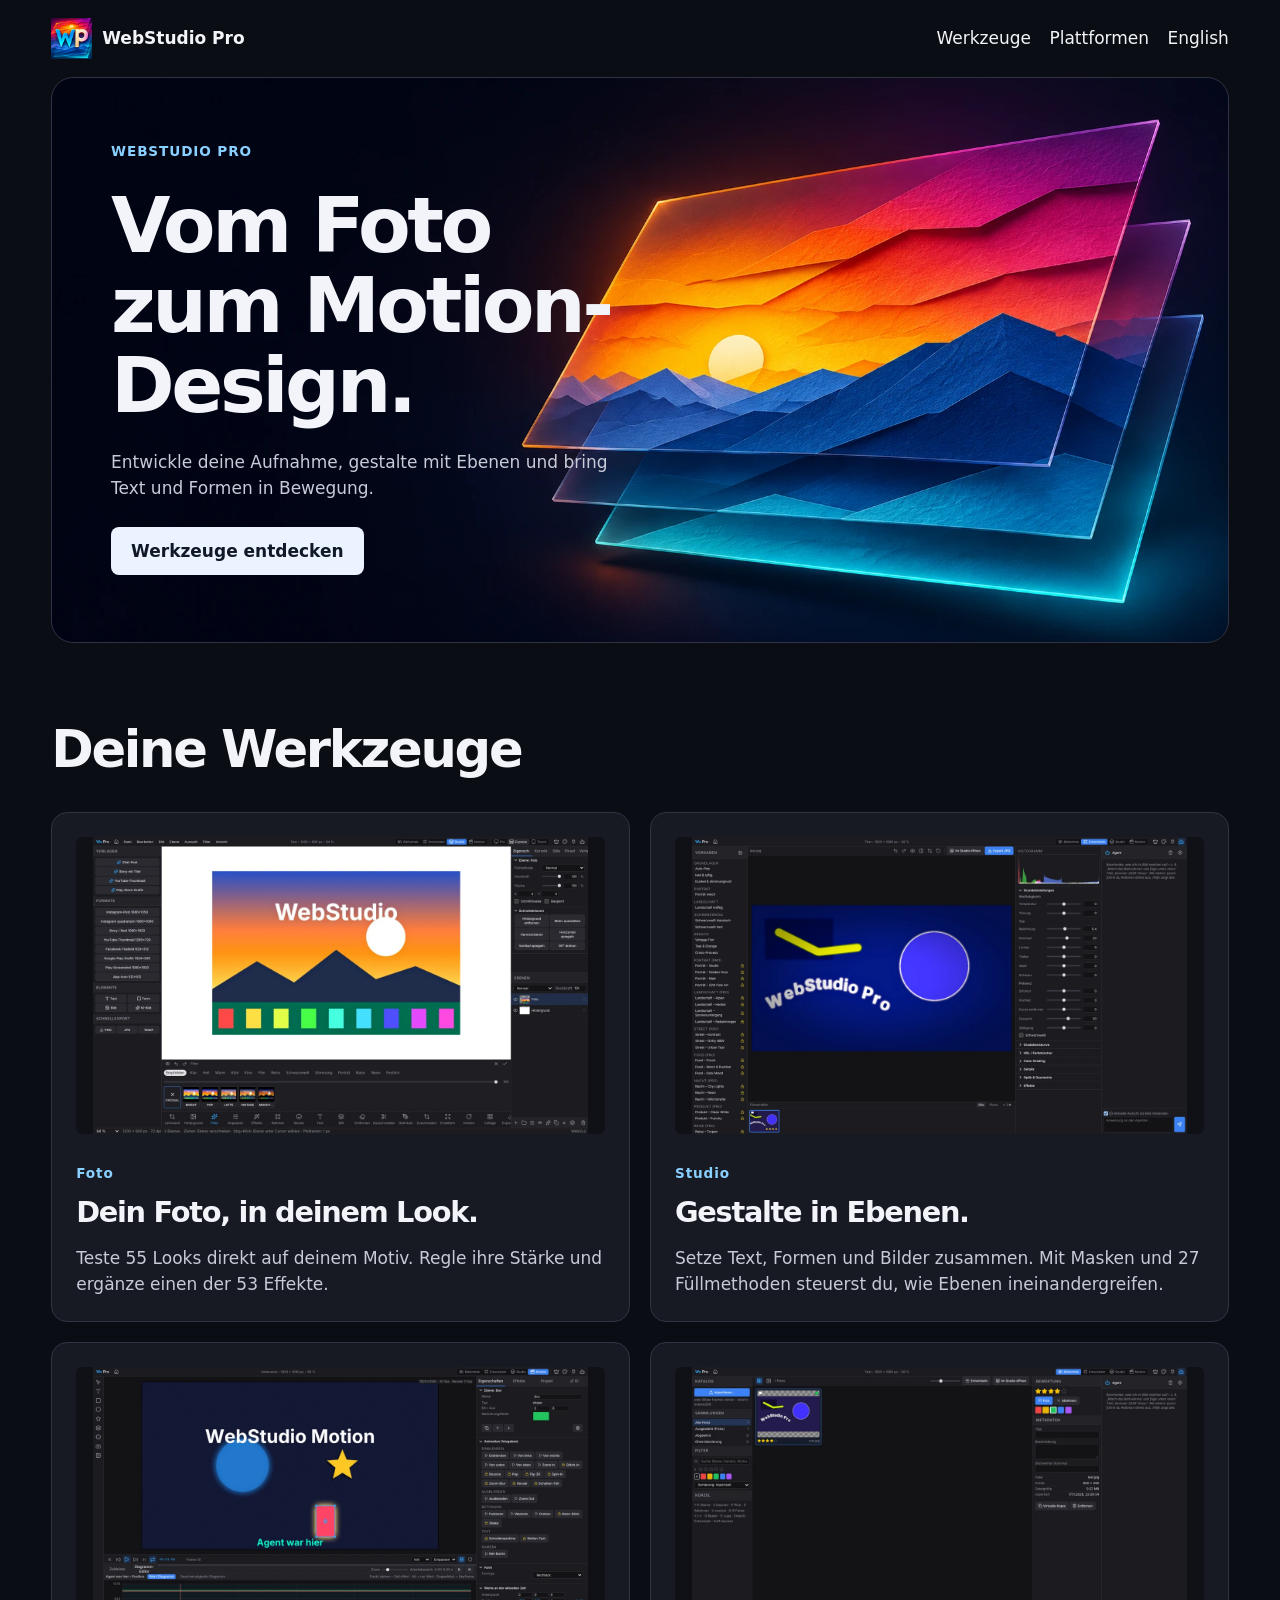
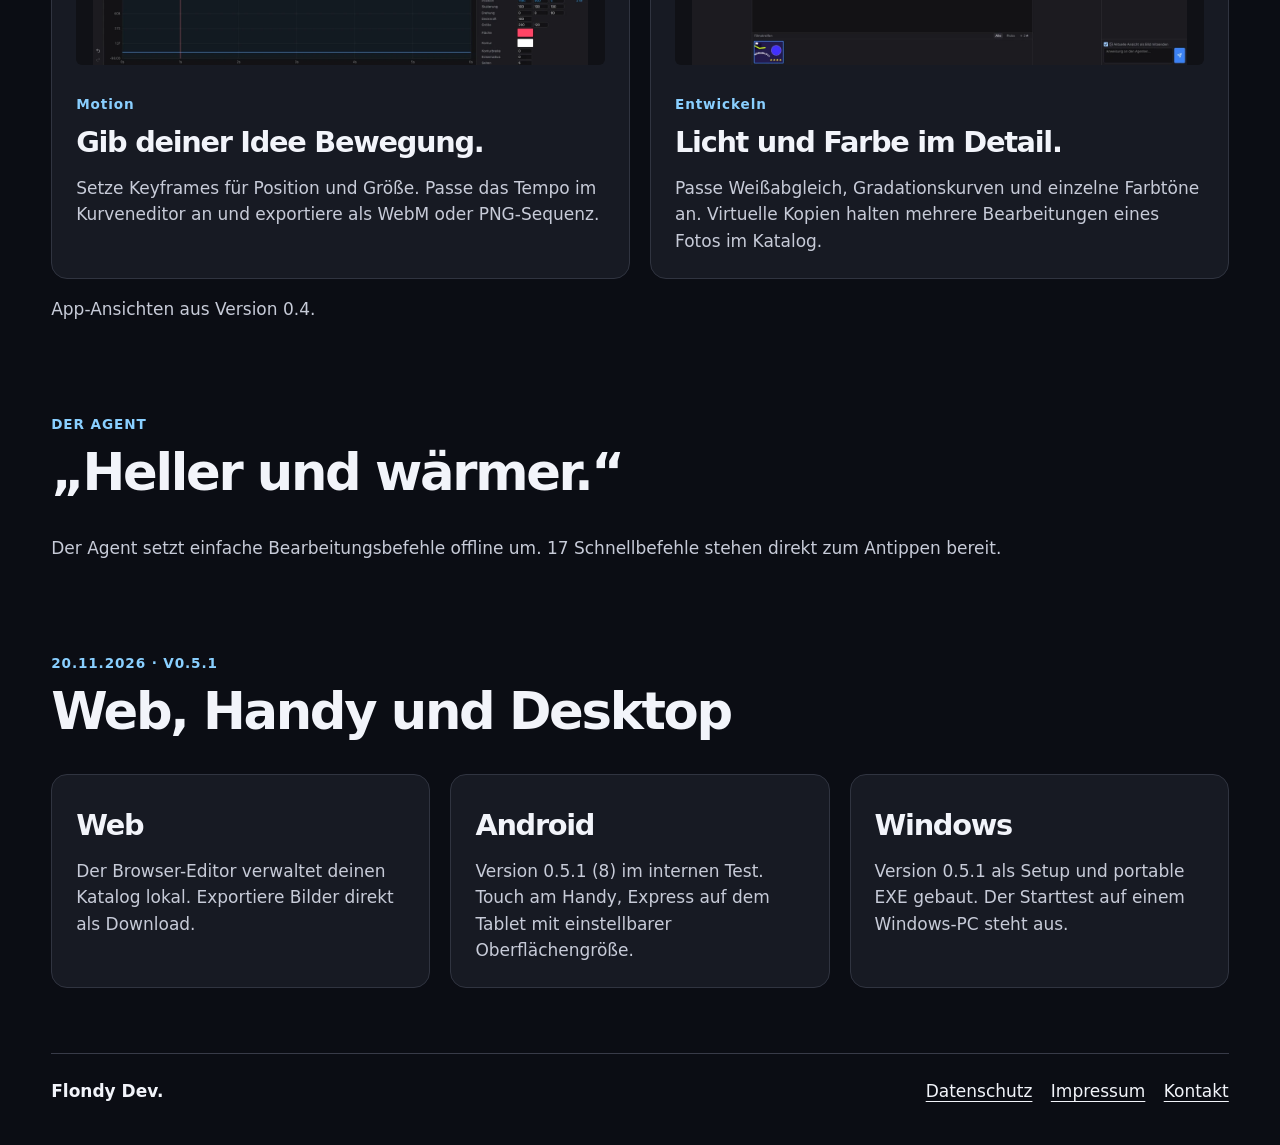
<file: index.html>
<!doctype html><html lang="de"><meta charset="utf-8"><meta name="viewport" content="width=device-width,initial-scale=1"><title>Foto, Design und Motion · WebStudio Pro</title><link rel="icon" href="assets/icon.png"><link rel="stylesheet" href="style.css"><header><a class="brand" href="index.html"><img src="assets/icon.png" alt="">WebStudio Pro</a><nav><a class="navsec" href="index.html#modules">Werkzeuge</a><a class="navsec" href="index.html#platforms">Plattformen</a><a href="en.html" lang="en">English</a></nav></header><main class="wrap"><section class="hero"><div><span class="tag">WEBSTUDIO PRO</span><h1>Vom Foto zum Motion-Design.</h1><p>Entwickle deine Aufnahme, gestalte mit Ebenen und bring Text und Formen in Bewegung.</p><a class="cta" href="#modules">Werkzeuge entdecken</a></div></section><section class="section" id="modules"><h2>Deine Werkzeuge</h2><div class="grid"><article class="card"><img loading="lazy" src="assets/module20.webp" alt="Foto · WebStudio Pro 0.4"><span class="tag">Foto</span><h3>Dein Foto, in deinem Look.</h3><p>Teste 55 Looks direkt auf deinem Motiv. Regle ihre Stärke und ergänze einen der 53 Effekte.</p></article><article class="card"><img loading="lazy" src="assets/module24.webp" alt="Studio · WebStudio Pro 0.4"><span class="tag">Studio</span><h3>Gestalte in Ebenen.</h3><p>Setze Text, Formen und Bilder zusammen. Mit Masken und 27 Füllmethoden steuerst du, wie Ebenen ineinandergreifen.</p></article><article class="card"><img loading="lazy" src="assets/module29.webp" alt="Motion · WebStudio Pro 0.4"><span class="tag">Motion</span><h3>Gib deiner Idee Bewegung.</h3><p>Setze Keyframes für Position und Größe. Passe das Tempo im Kurveneditor an und exportiere als WebM oder PNG-Sequenz.</p></article><article class="card"><img loading="lazy" src="assets/module23.webp" alt="Entwickeln · WebStudio Pro 0.4"><span class="tag">Entwickeln</span><h3>Licht und Farbe im Detail.</h3><p>Passe Weißabgleich, Gradationskurven und einzelne Farbtöne an. Virtuelle Kopien halten mehrere Bearbeitungen eines Fotos im Katalog.</p></article></div><p>App-Ansichten aus Version 0.4.</p></section><section class="section"><span class="tag">DER AGENT</span><h2>„Heller und wärmer.“</h2><p>Der Agent setzt einfache Bearbeitungsbefehle offline um. 17 Schnellbefehle stehen direkt zum Antippen bereit.</p></section><section class="section" id="platforms"><span class="tag">20.11.2026 · V0.5.1</span><h2>Web, Handy und Desktop</h2><div class="platforms"><article><h3>Web</h3><p>Der Browser-Editor verwaltet deinen Katalog lokal. Exportiere Bilder direkt als Download.</p></article><article><h3>Android</h3><p>Version 0.5.1 (8) im internen Test. Touch am Handy, Express auf dem Tablet mit einstellbarer Oberflächengröße.</p></article><article><h3>Windows</h3><p>Version 0.5.1 als Setup und portable EXE gebaut. Der Starttest auf einem Windows-PC steht aus.</p></article></div></section></main><footer><span class="brand">Flondy Dev.</span><a href="datenschutz.html">Datenschutz</a><a href="https://flondy.github.io/app-store/impressum.html">Impressum</a><a href="mailto:flondy.dev@gmail.com">Kontakt</a></footer></html>
</file>
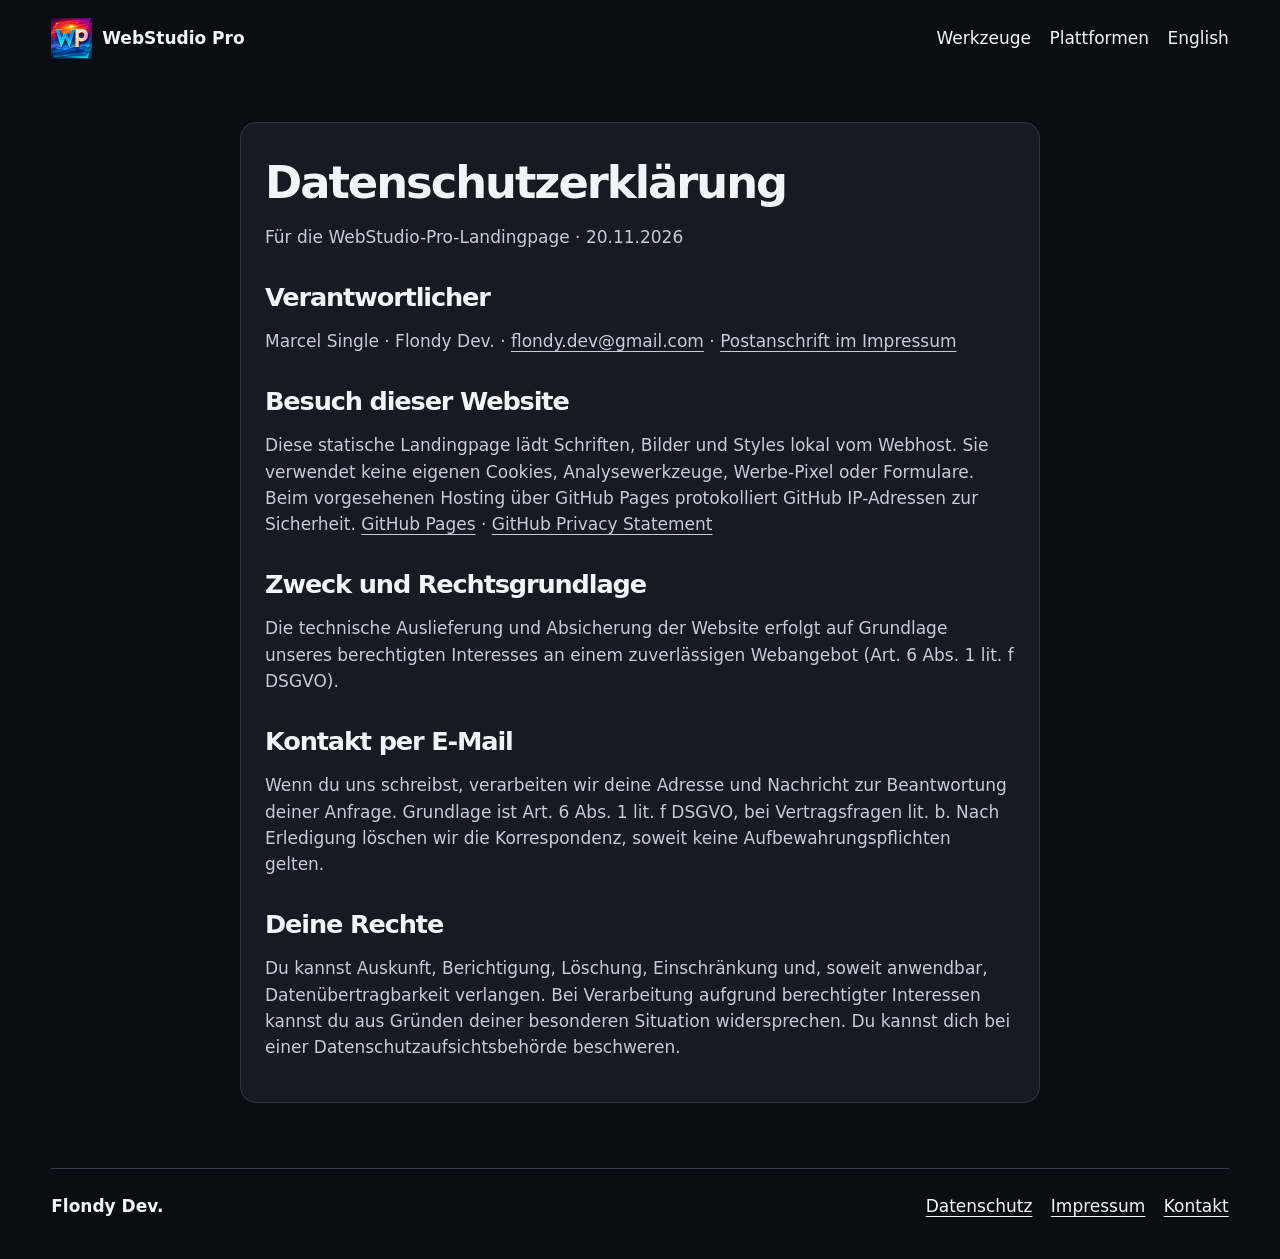
<file: datenschutz.html>
<!doctype html><html lang="de"><meta charset="utf-8"><meta name="viewport" content="width=device-width,initial-scale=1"><title>Datenschutz · WebStudio Pro</title><link rel="icon" href="assets/icon.png"><link rel="stylesheet" href="style.css"><header><a class="brand" href="index.html"><img src="assets/icon.png" alt="">WebStudio Pro</a><nav><a class="navsec" href="index.html#modules">Werkzeuge</a><a class="navsec" href="index.html#platforms">Plattformen</a><a href="privacy.html" lang="en">English</a></nav></header><main class="wrap"><article class="privacy"><h1>Datenschutzerklärung</h1><p>Für die WebStudio-Pro-Landingpage · 20.11.2026</p><h2>Verantwortlicher</h2><p>Marcel Single · Flondy Dev. · <a href="mailto:flondy.dev@gmail.com">flondy.dev@gmail.com</a> · <a href="https://flondy.github.io/app-store/impressum.html">Postanschrift im Impressum</a></p><h2>Besuch dieser Website</h2><p>Diese statische Landingpage lädt Schriften, Bilder und Styles lokal vom Webhost. Sie verwendet keine eigenen Cookies, Analysewerkzeuge, Werbe-Pixel oder Formulare. Beim vorgesehenen Hosting über GitHub Pages protokolliert GitHub IP-Adressen zur Sicherheit. <a href="https://docs.github.com/en/pages/getting-started-with-github-pages/what-is-github-pages">GitHub Pages</a> · <a href="https://docs.github.com/en/site-policy/privacy-policies/github-general-privacy-statement">GitHub Privacy Statement</a></p><h2>Zweck und Rechtsgrundlage</h2><p>Die technische Auslieferung und Absicherung der Website erfolgt auf Grundlage unseres berechtigten Interesses an einem zuverlässigen Webangebot (Art. 6 Abs. 1 lit. f DSGVO).</p><h2>Kontakt per E-Mail</h2><p>Wenn du uns schreibst, verarbeiten wir deine Adresse und Nachricht zur Beantwortung deiner Anfrage. Grundlage ist Art. 6 Abs. 1 lit. f DSGVO, bei Vertragsfragen lit. b. Nach Erledigung löschen wir die Korrespondenz, soweit keine Aufbewahrungspflichten gelten.</p><h2>Deine Rechte</h2><p>Du kannst Auskunft, Berichtigung, Löschung, Einschränkung und, soweit anwendbar, Datenübertragbarkeit verlangen. Bei Verarbeitung aufgrund berechtigter Interessen kannst du aus Gründen deiner besonderen Situation widersprechen. Du kannst dich bei einer Datenschutzaufsichtsbehörde beschweren.</p></article></main><footer><span class="brand">Flondy Dev.</span><a href="datenschutz.html">Datenschutz</a><a href="https://flondy.github.io/app-store/impressum.html">Impressum</a><a href="mailto:flondy.dev@gmail.com">Kontakt</a></footer></html>
</file>
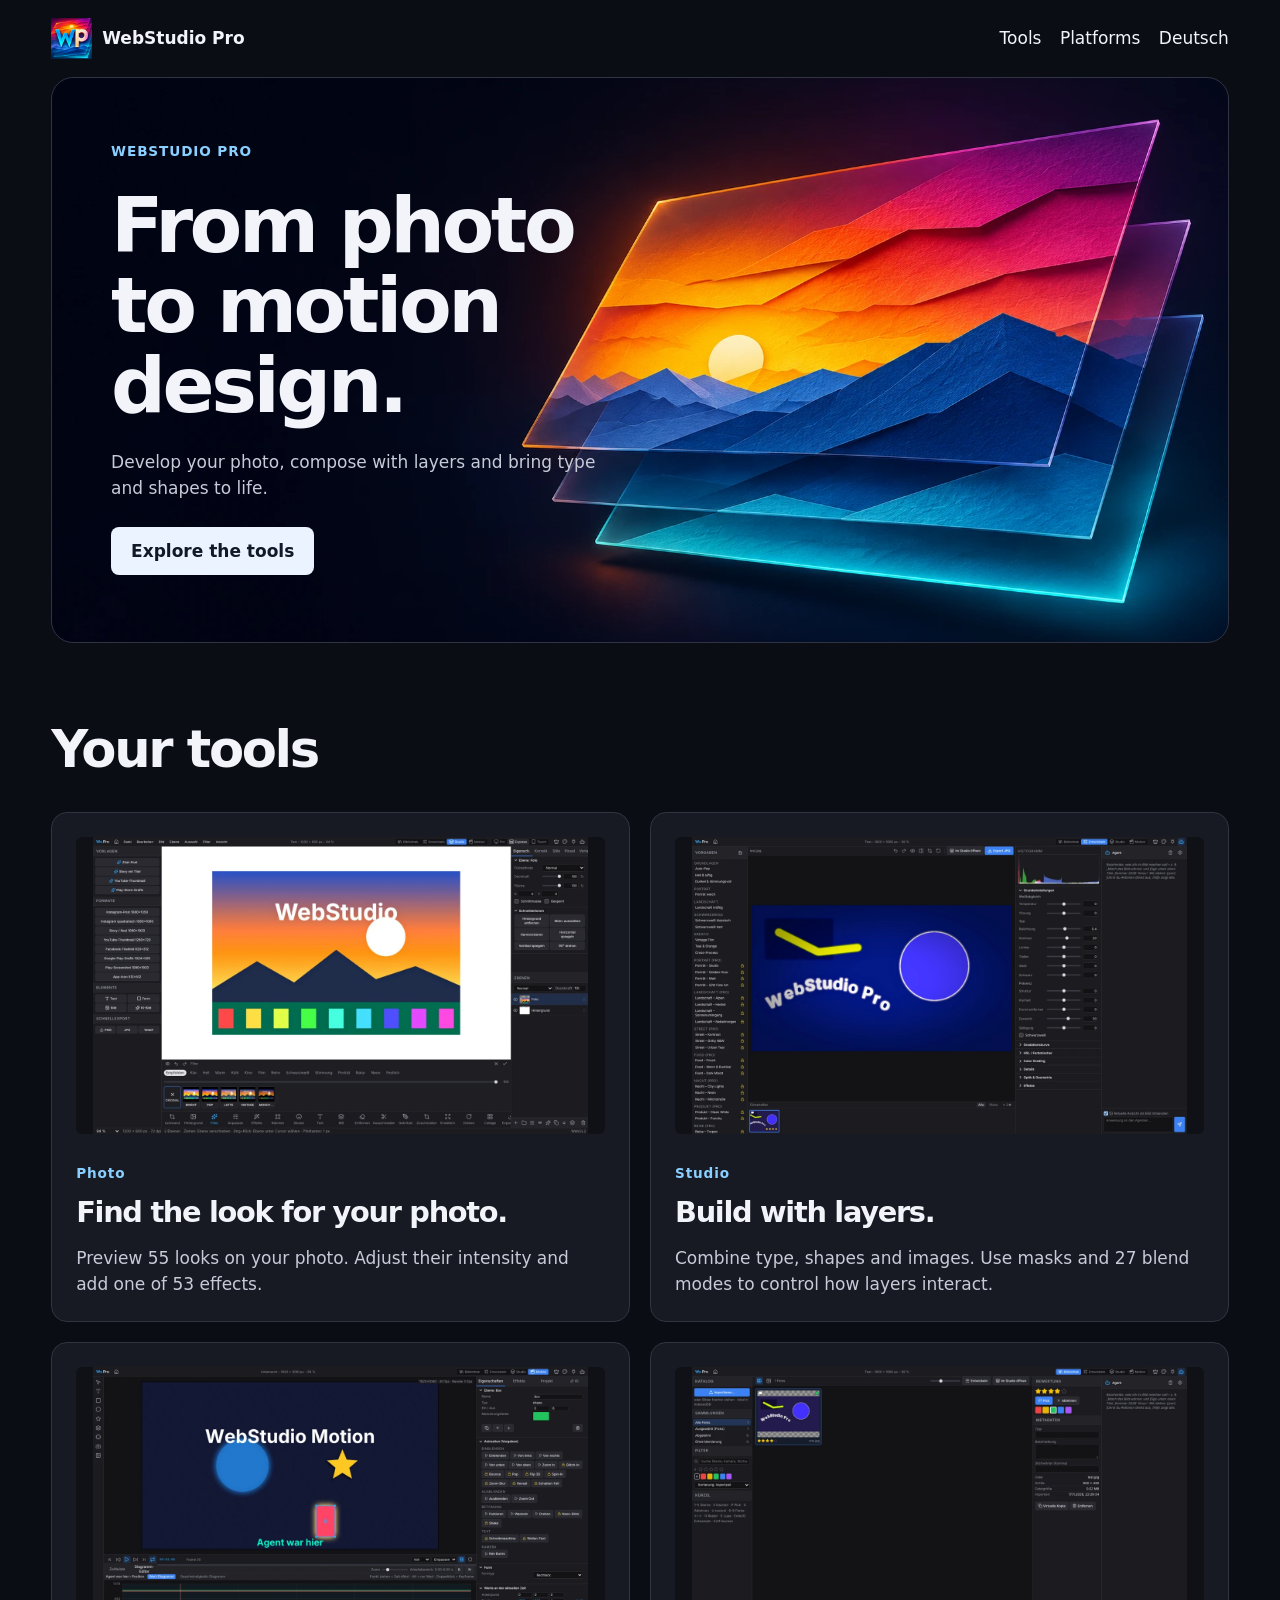
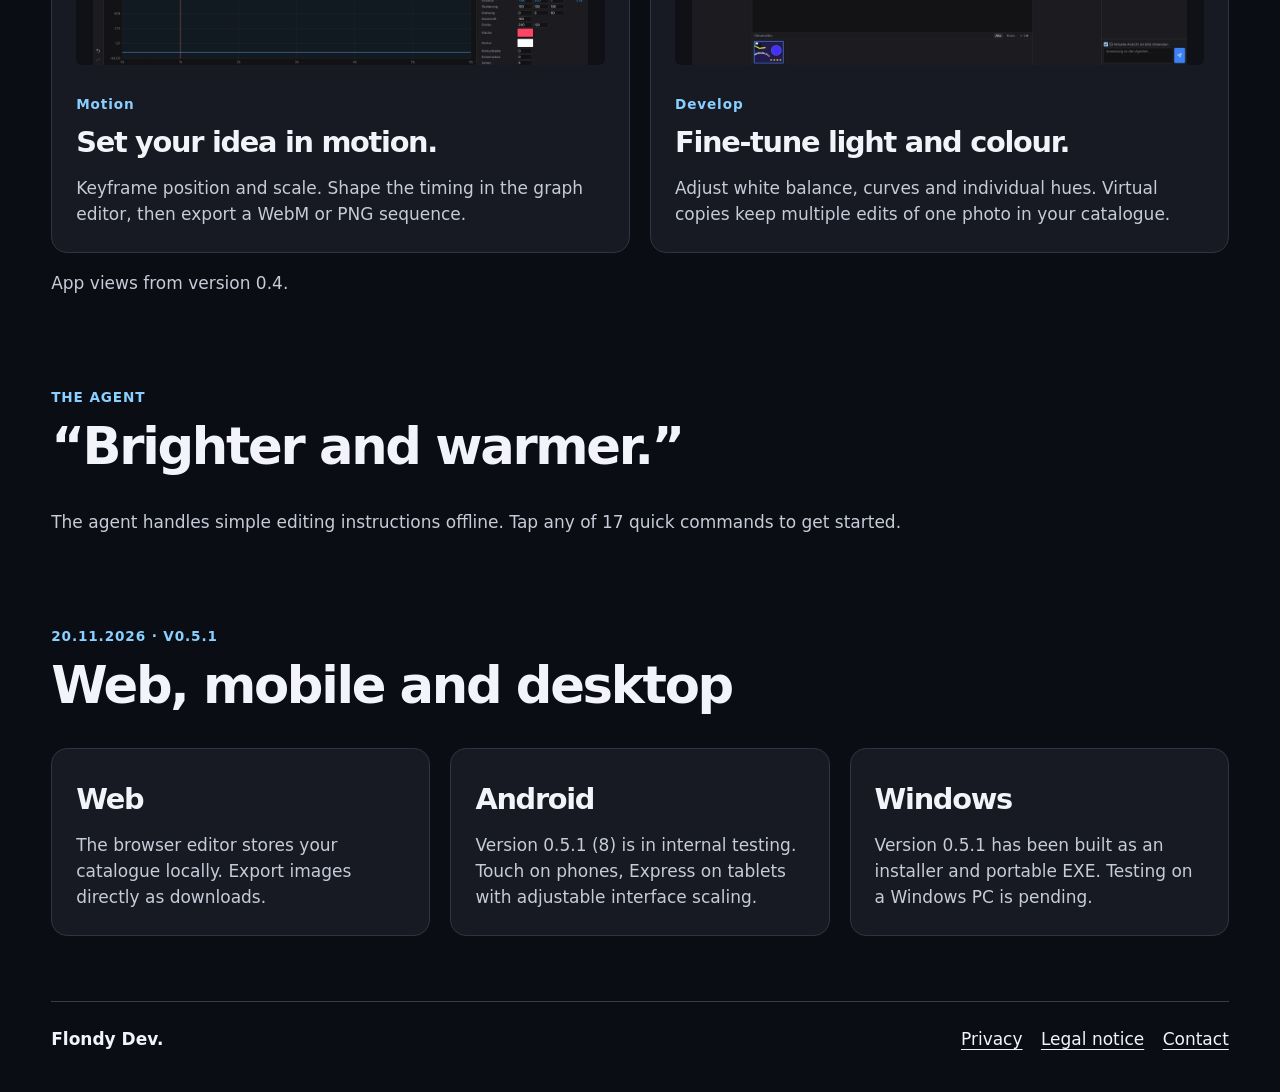
<file: en.html>
<!doctype html><html lang="en"><meta charset="utf-8"><meta name="viewport" content="width=device-width,initial-scale=1"><title>Photo, design and motion · WebStudio Pro</title><link rel="icon" href="assets/icon.png"><link rel="stylesheet" href="style.css"><header><a class="brand" href="en.html"><img src="assets/icon.png" alt="">WebStudio Pro</a><nav><a class="navsec" href="en.html#modules">Tools</a><a class="navsec" href="en.html#platforms">Platforms</a><a href="index.html" lang="de">Deutsch</a></nav></header><main class="wrap"><section class="hero"><div><span class="tag">WEBSTUDIO PRO</span><h1>From photo to motion design.</h1><p>Develop your photo, compose with layers and bring type and shapes to life.</p><a class="cta" href="#modules">Explore the tools</a></div></section><section class="section" id="modules"><h2>Your tools</h2><div class="grid"><article class="card"><img loading="lazy" src="assets/module20.webp" alt="Photo · WebStudio Pro 0.4"><span class="tag">Photo</span><h3>Find the look for your photo.</h3><p>Preview 55 looks on your photo. Adjust their intensity and add one of 53 effects.</p></article><article class="card"><img loading="lazy" src="assets/module24.webp" alt="Studio · WebStudio Pro 0.4"><span class="tag">Studio</span><h3>Build with layers.</h3><p>Combine type, shapes and images. Use masks and 27 blend modes to control how layers interact.</p></article><article class="card"><img loading="lazy" src="assets/module29.webp" alt="Motion · WebStudio Pro 0.4"><span class="tag">Motion</span><h3>Set your idea in motion.</h3><p>Keyframe position and scale. Shape the timing in the graph editor, then export a WebM or PNG sequence.</p></article><article class="card"><img loading="lazy" src="assets/module23.webp" alt="Develop · WebStudio Pro 0.4"><span class="tag">Develop</span><h3>Fine-tune light and colour.</h3><p>Adjust white balance, curves and individual hues. Virtual copies keep multiple edits of one photo in your catalogue.</p></article></div><p>App views from version 0.4.</p></section><section class="section"><span class="tag">THE AGENT</span><h2>“Brighter and warmer.”</h2><p>The agent handles simple editing instructions offline. Tap any of 17 quick commands to get started.</p></section><section class="section" id="platforms"><span class="tag">20.11.2026 · V0.5.1</span><h2>Web, mobile and desktop</h2><div class="platforms"><article><h3>Web</h3><p>The browser editor stores your catalogue locally. Export images directly as downloads.</p></article><article><h3>Android</h3><p>Version 0.5.1 (8) is in internal testing. Touch on phones, Express on tablets with adjustable interface scaling.</p></article><article><h3>Windows</h3><p>Version 0.5.1 has been built as an installer and portable EXE. Testing on a Windows PC is pending.</p></article></div></section></main><footer><span class="brand">Flondy Dev.</span><a href="privacy.html">Privacy</a><a href="https://flondy.github.io/app-store/impressum.html">Legal notice</a><a href="mailto:flondy.dev@gmail.com">Contact</a></footer></html>
</file>
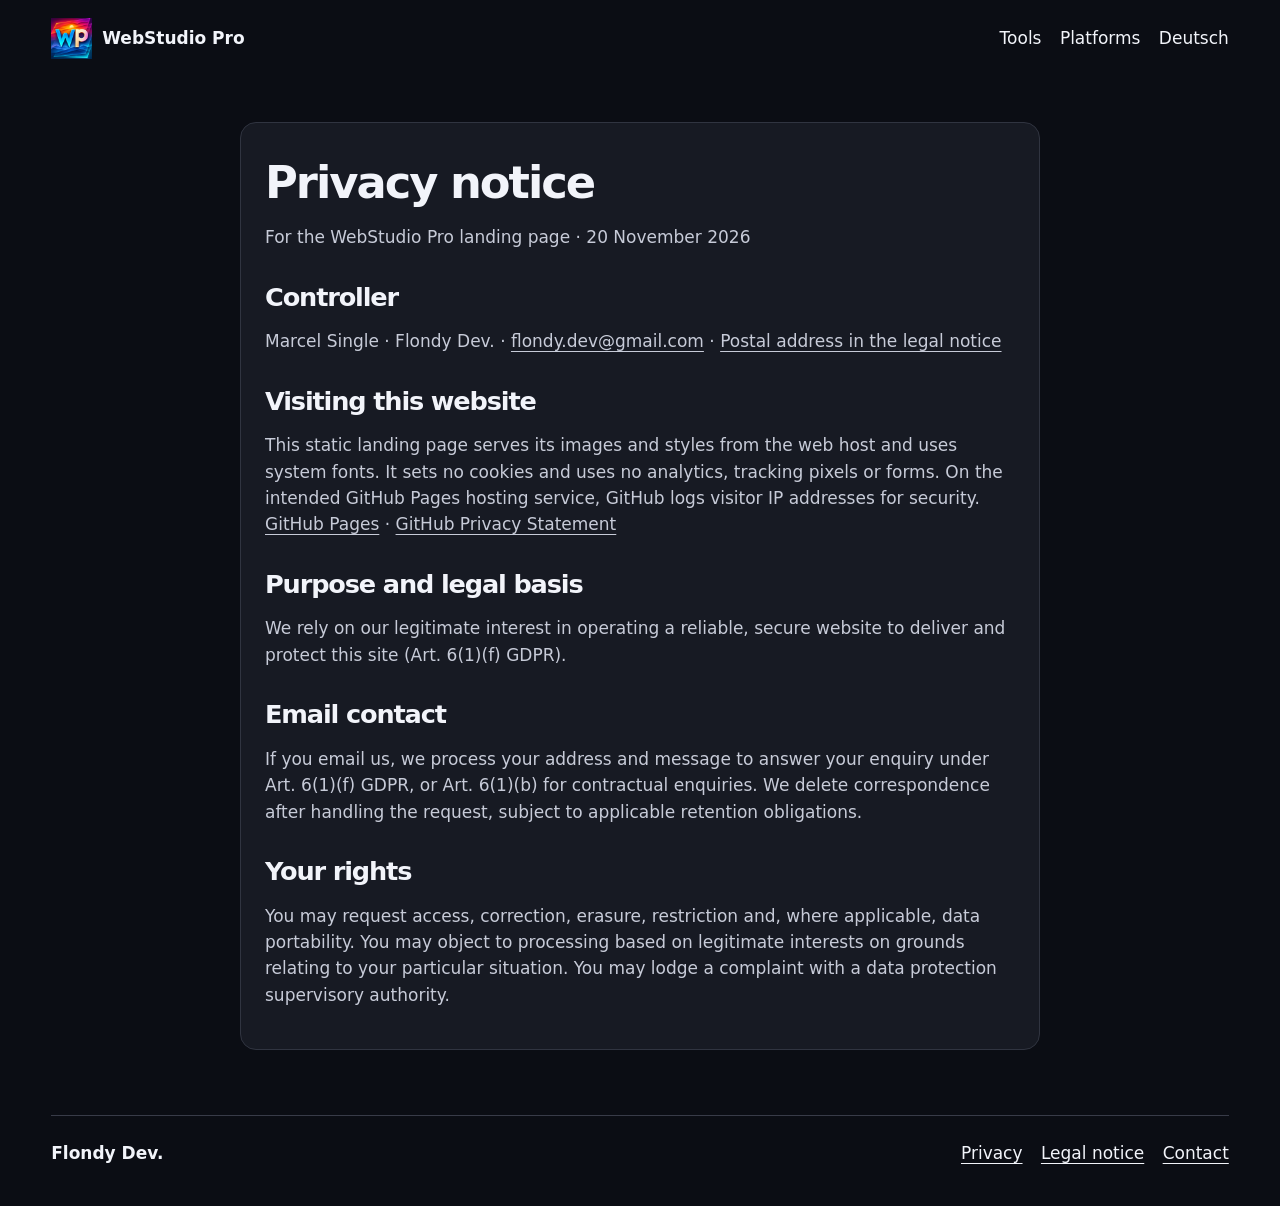
<file: privacy.html>
<!doctype html><html lang="en"><meta charset="utf-8"><meta name="viewport" content="width=device-width,initial-scale=1"><title>Privacy · WebStudio Pro</title><link rel="icon" href="assets/icon.png"><link rel="stylesheet" href="style.css"><header><a class="brand" href="en.html"><img src="assets/icon.png" alt="">WebStudio Pro</a><nav><a class="navsec" href="en.html#modules">Tools</a><a class="navsec" href="en.html#platforms">Platforms</a><a href="datenschutz.html" lang="de">Deutsch</a></nav></header><main class="wrap"><article class="privacy"><h1>Privacy notice</h1><p>For the WebStudio Pro landing page · 20 November 2026</p><h2>Controller</h2><p>Marcel Single · Flondy Dev. · <a href="mailto:flondy.dev@gmail.com">flondy.dev@gmail.com</a> · <a href="https://flondy.github.io/app-store/impressum.html">Postal address in the legal notice</a></p><h2>Visiting this website</h2><p>This static landing page serves its images and styles from the web host and uses system fonts. It sets no cookies and uses no analytics, tracking pixels or forms. On the intended GitHub Pages hosting service, GitHub logs visitor IP addresses for security. <a href="https://docs.github.com/en/pages/getting-started-with-github-pages/what-is-github-pages">GitHub Pages</a> · <a href="https://docs.github.com/en/site-policy/privacy-policies/github-general-privacy-statement">GitHub Privacy Statement</a></p><h2>Purpose and legal basis</h2><p>We rely on our legitimate interest in operating a reliable, secure website to deliver and protect this site (Art. 6(1)(f) GDPR).</p><h2>Email contact</h2><p>If you email us, we process your address and message to answer your enquiry under Art. 6(1)(f) GDPR, or Art. 6(1)(b) for contractual enquiries. We delete correspondence after handling the request, subject to applicable retention obligations.</p><h2>Your rights</h2><p>You may request access, correction, erasure, restriction and, where applicable, data portability. You may object to processing based on legitimate interests on grounds relating to your particular situation. You may lodge a complaint with a data protection supervisory authority.</p></article></main><footer><span class="brand">Flondy Dev.</span><a href="privacy.html">Privacy</a><a href="https://flondy.github.io/app-store/impressum.html">Legal notice</a><a href="mailto:flondy.dev@gmail.com">Contact</a></footer></html>
</file>
<file: style.css>
*{box-sizing:border-box}html{color-scheme:dark;scroll-behavior:smooth}body{margin:0;background:#0b0d14;color:#f2f4fa;font:17px/1.55 system-ui,Arial,sans-serif}a{color:inherit;text-underline-offset:.25em}a:focus-visible{outline:3px solid #63caff;outline-offset:4px}header,footer,.wrap{width:min(1240px,92%);margin:auto}header,footer,nav,.brand{display:flex;align-items:center;gap:1.15rem}header{justify-content:space-between;padding:18px 0}nav{flex-wrap:wrap}.brand,nav a,.cta{text-decoration:none}.brand{gap:10px;font-weight:750}.brand img{width:41px;height:41px}.hero{background:#060a15 url(assets/hero.webp) center/cover no-repeat;border:1px solid #303344;border-radius:22px;display:flex;align-items:center;min-height:clamp(430px,44vw,610px);padding:5%}.hero>div{max-width:48%}h1,h2,h3{line-height:1.04;letter-spacing:-.045em;text-wrap:balance}h1{font-size:clamp(3rem,6vw,5.4rem);margin:.3em 0}h2{font-size:clamp(2rem,4vw,3.6rem);margin:.2em 0 .7em}h3{font-size:1.8rem;margin:12px 0}p{color:#c7cbd8}.tag{color:#89cfff;font-weight:700;font-size:.85rem;letter-spacing:.065em}.cta{display:inline-block;background:#eaf3ff;color:#111828;padding:11px 20px;border-radius:8px;font-weight:700;margin:8px 0}.section{padding:70px 0 0}.grid,.platforms{display:grid;grid-template-columns:1fr 1fr;gap:20px}.card,.platforms article,.privacy{background:#171a23;border:1px solid #303440;border-radius:16px;padding:24px}.card img{width:100%;aspect-ratio:1.78;object-fit:contain;background:#101116;border-radius:6px;margin-bottom:18px}.card p,.platforms p{margin-bottom:0}.platforms{grid-template-columns:repeat(3,1fr)}footer{border-top:1px solid #383b48;flex-wrap:wrap;margin-top:65px;padding:24px 0 40px}footer .brand{margin-right:auto}.privacy{max-width:800px;margin:45px auto}.privacy h2{font-size:1.6rem;margin-top:1.3em}.privacy h1{font-size:2.8rem}@media(max-width:740px){header{align-items:flex-start}nav{gap:.7rem;font-size:.94rem}.navsec{display:none}.hero{align-items:flex-end;padding:24px;background-image:linear-gradient(0deg,#070a14 30%,transparent 78%),url(assets/hero.webp);background-size:cover,auto 67%;background-position:center,right top;background-repeat:no-repeat;min-height:530px}.hero>div{max-width:100%}.grid,.platforms{grid-template-columns:1fr}.section{padding-top:46px}.card,.platforms article{padding:18px}footer{gap:15px}}
</file>
